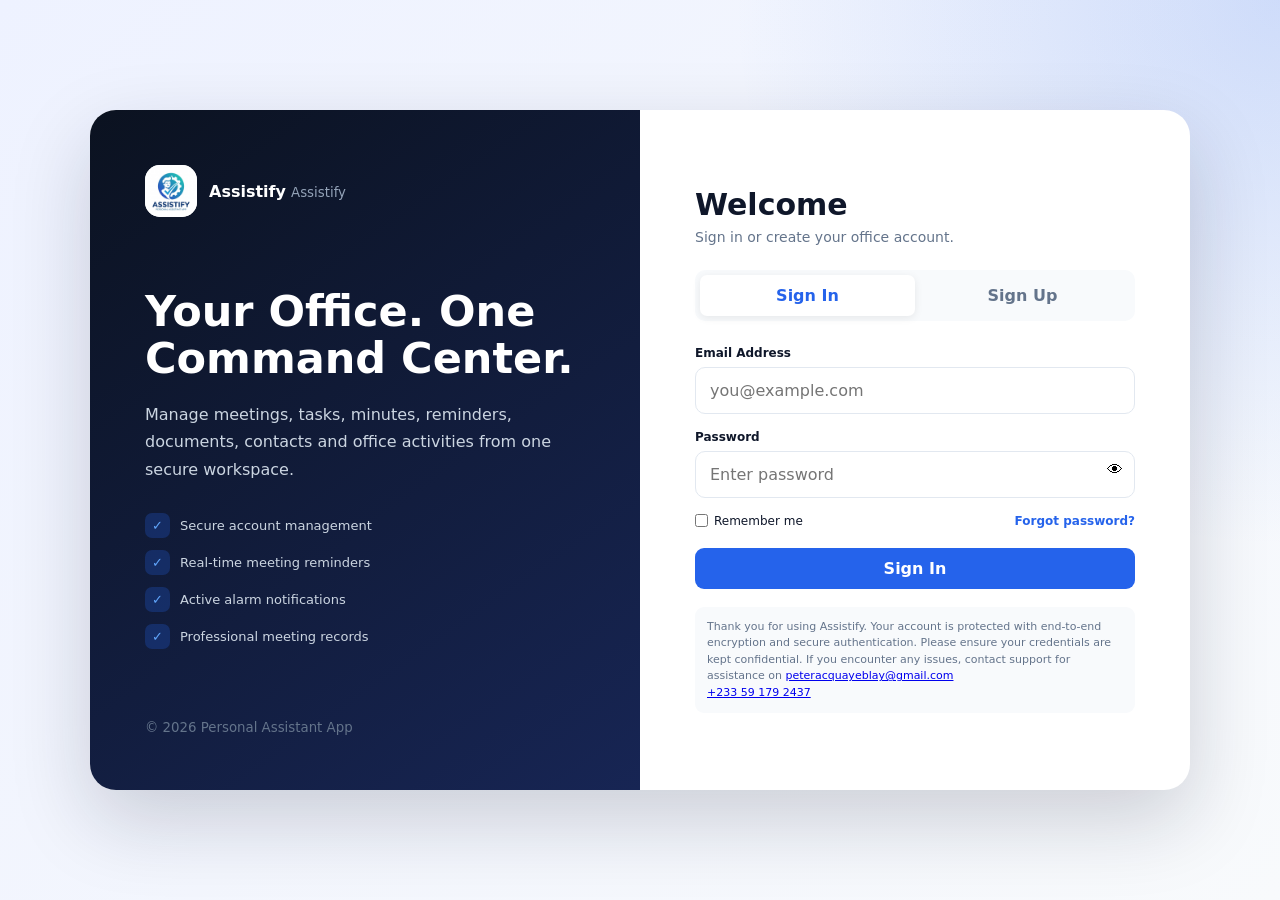
<file: index.html>
<!DOCTYPE html>
<html lang="en">
<head>
<meta charset="UTF-8">
<meta name="viewport" content="width=device-width, initial-scale=1.0">
<meta name="theme-color" content="#23466f">
<meta name="application-name" content="Assistify">
<meta name="apple-mobile-web-app-capable" content="yes">
<meta name="mobile-web-app-capable" content="yes">
<meta name="apple-mobile-web-app-status-bar-style" content="default">
<meta name="apple-mobile-web-app-title" content="Assistify">
<meta name="description" content="Assistify — your personal assistant and office command center.">
<link rel="manifest" href="manifest.webmanifest">
<link rel="icon" href="icons/icon-192.png" sizes="192x192" type="image/png">
<link rel="apple-touch-icon" href="icons/apple-touch-icon.png">
<title>Assistify — Personal Assistant</title>

<link rel="stylesheet" href="styles.css">
</head>

<body>
<button id="installAppButton" class="install-app-button hidden" type="button" aria-label="Install Assistify">
    ⬇ Install App
</button>
<div id="updateToast" class="pwa-toast hidden" role="status">
    <span>A new version of Assistify is available.</span>
    <button id="refreshAppButton" type="button">Update</button>
</div>

<!-- =========================================================
     AUTH SCREEN
========================================================= -->

<section id="authScreen">

    <div class="auth-container">

        <div class="auth-brand">

            <div class="logo-row">

                <div class="logo-box">
                    <img src="logo.png" alt="Assistify logo">
                </div>

                <div>
                    <strong>Assistify</strong>
                    <small>Assistify</small>
                </div>

            </div>

            <div class="auth-brand-content">

                <h1>
                    Your Office.
                    One Command Center.
                </h1>

                <p>
                    Manage meetings, tasks, minutes,
                    reminders, documents, contacts and
                    office activities from one secure workspace.
                </p>

                <div class="auth-benefits">

                    <div class="auth-benefit">
                        <span>✓</span>
                        Secure account management
                    </div>

                    <div class="auth-benefit">
                        <span>✓</span>
                        Real-time meeting reminders
                    </div>

                    <div class="auth-benefit">
                        <span>✓</span>
                        Active alarm notifications
                    </div>

                    <div class="auth-benefit">
                        <span>✓</span>
                        Professional meeting records
                    </div>

                </div>

            </div>

            <small style="color:#64748b">
                © 2026 Personal Assistant App
            </small>

        </div>


        <div class="auth-panel">

            <div class="auth-title">

                <h2>Welcome</h2>

                <p>
                    Sign in or create your office account.
                </p>

            </div>


            <div class="auth-tabs">

                <button
                    class="auth-tab active"
                    id="loginTab"
                    onclick="switchAuth('login')"
                >
                    Sign In
                </button>

                <button
                    class="auth-tab"
                    id="signupTab"
                    onclick="switchAuth('signup')"
                >
                    Sign Up
                </button>

            </div>


            <!-- LOGIN -->

            <form
                id="loginForm"
                class="auth-form active"
                onsubmit="login(event)"
            >

                <div
                    id="loginError"
                    class="auth-error"
                ></div>

                <div class="form-group">

                    <label>Email Address</label>

                    <input
                        id="loginEmail"
                        class="form-control"
                        type="email"
                        placeholder="you@example.com"
                        required
                    >

                </div>

                <div class="form-group">

                    <label>Password</label>

                    <div class="password-wrapper">

                        <input
                            id="loginPassword"
                            class="form-control"
                            type="password"
                            placeholder="Enter password"
                            required
                        >

                        <button
                            type="button"
                            class="password-toggle"
                            onclick="togglePassword('loginPassword',this)"
                        >
                            👁
                        </button>

                    </div>

                </div>

                <div class="auth-options">

                    <label class="remember">

                        <input
                            id="rememberMe"
                            type="checkbox"
                        >

                        Remember me

                    </label>

                    <span
                        class="forgot-link"
                        onclick="forgotPassword()"
                    >
                        Forgot password?
                    </span>

                </div>

                <button
                    class="primary-btn full-btn"
                    type="submit"
                >
                    Sign In
                </button>

                <div class="security-note">
                    Thank you for using Assistify. Your account is protected with end-to-end encryption and secure authentication. Please ensure your credentials are kept confidential. If you encounter any issues, contact support for assistance on <a href="mailto:peteracquayeblay@gmail.com">peteracquayeblay@gmail.com</a> <br>
                    <a href="https://wa.me/233591792437">+233 59 179 2437</a> </br>
                </div>

            </form>


            <!-- SIGN UP -->

            <form
                id="signupForm"
                class="auth-form"
                onsubmit="signup(event)"
            >

                <div
                    id="signupError"
                    class="auth-error"
                ></div>

                <div
                    id="signupSuccess"
                    class="auth-success"
                ></div>

                <div class="form-group">

                    <label>Full Name</label>

                    <input
                        id="signupName"
                        class="form-control"
                        type="text"
                        placeholder="Your full name"
                        required
                    >

                </div>

                <div class="form-group">

                    <label>Email</label>

                    <input
                        id="signupEmail"
                        class="form-control"
                        type="email"
                        placeholder="you@example.com"
                        required
                    >

                </div>

                <div class="form-group">

                    <label>Phone Number</label>

                    <input
                        id="signupPhone"
                        class="form-control"
                        type="tel"
                        placeholder="+233..."
                        required
                    >

                </div>

                <div class="form-group">

                    <label>Role</label>

                    <select
                        id="signupRole"
                        class="form-control"
                    >

                        <option>
                            Personal Assistant
                        </option>

                        <option>
                            SRC President
                        </option>

                        <option>
                            SRC Executive
                        </option>

                        <option>
                            Administrator
                        </option>

                    </select>

                </div>

                <div class="form-group">

                    <label>Password</label>

                    <div class="password-wrapper">

                        <input
                            id="signupPassword"
                            class="form-control"
                            type="password"
                            placeholder="Create password"
                            required
                            oninput="passwordStrength(this.value)"
                        >

                        <button
                            type="button"
                            class="password-toggle"
                            onclick="togglePassword('signupPassword',this)"
                        >
                            👁
                        </button>

                    </div>

                    <div class="strength">
                        <div
                            id="strengthBar"
                            class="strength-bar"
                        ></div>
                    </div>

                </div>

                <div class="form-group">

                    <label>Confirm Password</label>

                    <input
                        id="signupConfirm"
                        class="form-control"
                        type="password"
                        placeholder="Confirm password"
                        required
                    >

                </div>

                <button
                    class="primary-btn full-btn"
                    type="submit"
                >
                    Create Account
                </button>

            </form>

        </div>

    </div>

</section>


<!-- =========================================================
     APPLICATION
========================================================= -->

<section id="app">

<div class="app-layout">

<!-- SIDEBAR -->

<aside
    id="sidebar"
    class="sidebar"
>

    <div class="sidebar-header">

        <div class="logo-box">
                    <img src="logo.png" alt="Assistify logo">
                </div>

        <div class="sidebar-title">

            <strong>Assistify</strong>

            <small>SRC PRESIDENT'S OFFICE</small>

        </div>

    </div>


    <div class="sidebar-section">
        Main
    </div>

    <div
        class="nav-item active"
        onclick="navigate('dashboard',this)"
    >
        <span class="nav-icon">🏠</span>
        Dashboard
    </div>

    <div
        class="nav-item"
        onclick="navigate('meetings',this)"
    >
        <span class="nav-icon">📅</span>
        Meetings
    </div>

    <div
        class="nav-item"
        onclick="navigate('liveNotes',this)"
    >
        <span class="nav-icon">📝</span>
        Live Notes
    </div>

    <div
        class="nav-item"
        onclick="navigate('tasks',this)"
    >
        <span class="nav-icon">✅</span>
        Tasks
    </div>

    <div
        class="nav-item"
        onclick="navigate('calendar',this)"
    >
        <span class="nav-icon">🗓️</span>
        Calendar
    </div>

    <div
        class="nav-item"
        onclick="navigate('reminders',this)"
    >
        <span class="nav-icon">⏰</span>
        Reminders

        <span
            id="reminderBadge"
            class="nav-badge"
        >
            0
        </span>

    </div>


    <div class="sidebar-section">
        Records
    </div>

    <div
        class="nav-item"
        onclick="navigate('minutes',this)"
    >
        <span class="nav-icon">📄</span>
        Meeting Minutes
    </div>

    <div
        class="nav-item"
        onclick="navigate('documents',this)"
    >
        <span class="nav-icon">📁</span>
        Documents
    </div>

    <div
        class="nav-item"
        onclick="navigate('contacts',this)"
    >
        <span class="nav-icon">👥</span>
        Contacts
    </div>


    <div class="sidebar-section">
        Communication
    </div>

    <div
        class="nav-item"
        onclick="navigate('notifications',this)"
    >
        <span class="nav-icon">🔔</span>
        Notifications

        <span
            id="notificationBadge"
            class="nav-badge"
        >
            0
        </span>

    </div>

    <div
        class="nav-item"
        onclick="navigate('announcements',this)"
    >
        <span class="nav-icon">📢</span>
        Announcements
    </div>


    <div class="sidebar-section">
        Management
    </div>

    <div
        class="nav-item"
        onclick="navigate('users',this)"
    >
        <span class="nav-icon">👤</span>
        Users
    </div>

    <div
        class="nav-item"
        onclick="navigate('audit',this)"
    >
        <span class="nav-icon">🛡️</span>
        Audit Logs
    </div>


    <div class="sidebar-section">
        Settings
    </div>

    <div
        class="nav-item"
        onclick="navigate('profile',this)"
    >
        <span class="nav-icon">🙍</span>
        My Profile
    </div>

    <div
        class="nav-item"
        onclick="navigate('security',this)"
    >
        <span class="nav-icon">🔐</span>
        Security
    </div>

    <div
        class="nav-item"
        onclick="navigate('settings',this)"
    >
        <span class="nav-icon">⚙️</span>
        Settings
    </div>

</aside>


<!-- MAIN -->

<main class="main">

<header class="topbar">

    <button
        class="mobile-menu"
        onclick="toggleSidebar()"
    >
        ☰
    </button>

    <div class="search-box">

        <span class="search-icon">
            🔎
        </span>

        <input
            id="globalSearch"
            type="search"
            placeholder="Search meetings, tasks, documents..."
            oninput="globalSearch(this.value)"
        >

    </div>


    <div class="topbar-actions">

        <button
            class="icon-btn"
            title="Test Alarm"
            onclick="testAlarm()"
        >
            ⏰
        </button>

        <button
            class="icon-btn"
            title="Notifications"
            onclick="navigateById('notifications')"
        >
            🔔

            <span
                id="topNotificationBadge"
                class="notification-badge hidden"
            >
                0
            </span>

        </button>

        <button
            class="icon-btn"
            title="Toggle Theme"
            onclick="toggleTheme()"
        >
            🌙
        </button>


        <div
            class="user-area"
            onclick="toggleProfileMenu()"
        >

            <div
                id="topAvatar"
                class="avatar"
            >
                PA
            </div>

            <div class="user-info">

                <strong id="topUserName">
                    User
                </strong>

                <small id="topUserRole">
                    User
                </small>

            </div>


            <div
                id="profileDropdown"
                class="profile-dropdown"
            >

                <button
                    onclick="navigateById('profile')"
                >
                    🙍 My Profile
                </button>

                <button
                    onclick="navigateById('security')"
                >
                    🔐 Security
                </button>

                <button
                    onclick="navigateById('settings')"
                >
                    ⚙️ Settings
                </button>

                <button
                    onclick="logout()"
                >
                    🚪 Logout
                </button>

            </div>

        </div>

    </div>

</header>


<!-- =====================================================
     DASHBOARD PAGE
===================================================== -->

<section
    id="page-dashboard"
    class="page active"
>

    <div class="page-header">

        <div>

            <h1 id="welcomeText">
                Welcome
            </h1>

            <p>
                Here's what's happening in your office today.
            </p>

        </div>

        <div class="action-group">

            <button
                class="primary-btn"
                onclick="openMeetingModal()"
            >
                + Schedule Meeting
            </button>

            <button
                class="secondary-btn"
                onclick="openReminderModal()"
            >
                ⏰ Reminder
            </button>

        </div>

    </div>


    <div class="stats-grid">

        <div
            class="stat-card"
            onclick="navigateById('meetings')"
        >

            <div class="stat-card-header">

                <small>Upcoming Meetings</small>

                <div class="stat-icon">
                    📅
                </div>

            </div>

            <strong id="statMeetings">
                0
            </strong>

        </div>


        <div
            class="stat-card"
            onclick="navigateById('tasks')"
        >

            <div class="stat-card-header">

                <small>Pending Tasks</small>

                <div class="stat-icon">
                    ✅
                </div>

            </div>

            <strong id="statTasks">
                0
            </strong>

        </div>


        <div
            class="stat-card"
            onclick="navigateById('reminders')"
        >

            <div class="stat-card-header">

                <small>Active Reminders</small>

                <div class="stat-icon">
                    ⏰
                </div>

            </div>

            <strong id="statReminders">
                0
            </strong>

        </div>


        <div
            class="stat-card"
            onclick="navigateById('minutes')"
        >

            <div class="stat-card-header">

                <small>Meeting Minutes</small>

                <div class="stat-icon">
                    📄
                </div>

            </div>

            <strong id="statMinutes">
                0
            </strong>

        </div>

    </div>


    <div class="panel">

        <div class="panel-header">

            <h3>Quick Actions</h3>

        </div>

        <div class="quick-actions">

            <button
                class="quick-action"
                onclick="openMeetingModal()"
            >
                📅<br>
                <strong>Schedule Meeting</strong>
                <br>
                <small class="text-muted">
                    Create a meeting
                </small>
            </button>

            <button
                class="quick-action"
                onclick="openTaskModal()"
            >
                ✅<br>
                <strong>Add Task</strong>
                <br>
                <small class="text-muted">
                    Create task
                </small>
            </button>

            <button
                class="quick-action"
                onclick="openReminderModal()"
            >
                ⏰<br>
                <strong>Create Reminder</strong>
                <br>
                <small class="text-muted">
                    Set an alarm
                </small>
            </button>

            <button
                class="quick-action"
                onclick="testAlarm()"
            >
                🚨<br>
                <strong>Test Alarm</strong>
                <br>
                <small class="text-muted">
                    Test notifications
                </small>
            </button>

        </div>

    </div>


    <div class="dashboard-grid">

        <div class="panel">

            <div class="panel-header">

                <h3>Upcoming Meetings</h3>

                <button
                    onclick="navigateById('meetings')"
                >
                    View All
                </button>

            </div>

            <div
                id="dashboardMeetings"
                class="table-wrapper"
            ></div>

        </div>


        <div class="panel">

            <div class="panel-header">

                <h3>Upcoming Reminders</h3>

                <button
                    onclick="navigateById('reminders')"
                >
                    View All
                </button>

            </div>

            <div id="dashboardReminders"></div>

        </div>

    </div>

</section>


<!-- =====================================================
     MEETINGS
===================================================== -->

<section
    id="page-meetings"
    class="page"
>

    <div class="page-header">

        <div>
            <h1>Meetings</h1>
            <p>Manage all office meetings.</p>
        </div>

        <button
            class="primary-btn"
            onclick="openMeetingModal()"
        >
            + New Meeting
        </button>

    </div>

    <div class="panel">

        <div class="table-wrapper">

            <table>

                <thead>

                    <tr>
                        <th>Meeting</th>
                        <th>Date</th>
                        <th>Time</th>
                        <th>Venue</th>
                        <th>Status</th>
                        <th>Actions</th>
                    </tr>

                </thead>

                <tbody id="meetingsTable"></tbody>

            </table>

        </div>

    </div>

</section>


<!-- =====================================================
     TASKS
===================================================== -->

<section
    id="page-tasks"
    class="page"
>

    <div class="page-header">

        <div>
            <h1>Tasks</h1>
            <p>Manage assignments and deadlines.</p>
        </div>

        <button
            class="primary-btn"
            onclick="openTaskModal()"
        >
            + Add Task
        </button>

    </div>

    <div class="panel">

        <div class="table-wrapper">

            <table>

                <thead>

                    <tr>
                        <th>Task</th>
                        <th>Assigned To</th>
                        <th>Due Date</th>
                        <th>Priority</th>
                        <th>Status</th>
                        <th>Actions</th>
                    </tr>

                </thead>

                <tbody id="tasksTable"></tbody>

            </table>

        </div>

    </div>

</section>


<!-- =====================================================
     REMINDERS
===================================================== -->

<section
    id="page-reminders"
    class="page"
>

    <div class="page-header">

        <div>
            <h1>Reminders & Alarms</h1>
            <p>Manage scheduled alerts.</p>
        </div>

        <div class="action-group">

            <button
                class="secondary-btn"
                onclick="requestNotifications()"
            >
                🔔 Enable Notifications
            </button>

            <button
                class="secondary-btn"
                onclick="testAlarm()"
            >
                🚨 Test Alarm
            </button>

            <button
                class="primary-btn"
                onclick="openReminderModal()"
            >
                + New Reminder
            </button>

        </div>

    </div>

    <div class="panel">

        <div class="table-wrapper">

            <table>

                <thead>

                    <tr>
                        <th>Reminder</th>
                        <th>Date</th>
                        <th>Time</th>
                        <th>Type</th>
                        <th>Status</th>
                        <th>Actions</th>
                    </tr>

                </thead>

                <tbody id="remindersTable"></tbody>

            </table>

        </div>

    </div>

</section>


<!-- =====================================================
     CALENDAR
===================================================== -->

<section
    id="page-calendar"
    class="page"
>

    <div class="page-header">

        <div>
            <h1>Calendar</h1>
            <p>View your office schedule.</p>
        </div>

        <button
            class="primary-btn"
            onclick="openMeetingModal()"
        >
            + New Meeting
        </button>

    </div>

    <div class="panel">

        <div class="calendar-toolbar">

            <button
                class="secondary-btn"
                onclick="changeMonth(-1)"
            >
                ← Previous
            </button>

            <strong id="calendarTitle"></strong>

            <button
                class="secondary-btn"
                onclick="changeMonth(1)"
            >
                Next →
            </button>

        </div>

        <div class="calendar-grid">

            <div class="calendar-day">
                <strong>Sun</strong>
            </div>

            <div class="calendar-day">
                <strong>Mon</strong>
            </div>

            <div class="calendar-day">
                <strong>Tue</strong>
            </div>

            <div class="calendar-day">
                <strong>Wed</strong>
            </div>

            <div class="calendar-day">
                <strong>Thu</strong>
            </div>

            <div class="calendar-day">
                <strong>Fri</strong>
            </div>

            <div class="calendar-day">
                <strong>Sat</strong>
            </div>

        </div>

        <div
            id="calendarDays"
            class="calendar-grid"
        ></div>

    </div>

</section>


<!-- =====================================================
     LIVE NOTES
===================================================== -->

<section
    id="page-liveNotes"
    class="page"
>

    <div class="page-header">

        <div>
            <h1>Live Meeting Notes</h1>
            <p>Record notes during an active meeting.</p>
        </div>

        <div class="action-group">

            <button
                class="secondary-btn"
                onclick="startMeetingTimer()"
            >
                ▶ Start Timer
            </button>

            <button
                class="success-btn"
                onclick="saveLiveNotes()"
            >
                Save Notes
            </button>

            <button
                class="primary-btn"
                onclick="generateMinutes()"
            >
                Generate Minutes
            </button>

        </div>

    </div>

    <div class="panel">

        <div class="form-group">

            <label>Meeting</label>

            <input
                id="liveMeetingTitle"
                class="form-control"
                placeholder="Meeting title"
            >

        </div>

        <div class="panel">

            <h3>Meeting Timer</h3>

            <div
                id="meetingTimer"
                style="
                    font-size:35px;
                    font-weight:900;
                    margin-top:10px;
                "
            >
                00:00:00
            </div>

        </div>

        <div class="form-group">

            <label>Live Notes</label>

            <textarea
                id="liveNotesEditor"
                class="form-control"
                style="min-height:300px"
                placeholder="Start writing your meeting notes..."
            ></textarea>

        </div>

    </div>

</section>


<!-- =====================================================
     MINUTES
===================================================== -->

<section
    id="page-minutes"
    class="page"
>

    <div class="page-header">

        <div>
            <h1>Meeting Minutes</h1>
            <p>Official meeting records.</p>
        </div>

        <button
            class="primary-btn"
            onclick="openMinutesModal()"
        >
            + Write Minutes
        </button>

    </div>

    <div class="panel">

        <div class="table-wrapper">

            <table>

                <thead>

                    <tr>
                        <th>Meeting</th>
                        <th>Date</th>
                        <th>Secretary</th>
                        <th>Status</th>
                        <th>Actions</th>
                    </tr>

                </thead>

                <tbody id="minutesTable"></tbody>

            </table>

        </div>

    </div>

</section>


<!-- =====================================================
     DOCUMENTS
===================================================== -->

<section
    id="page-documents"
    class="page"
>

    <div class="page-header">

        <div>
            <h1>Documents</h1>
            <p>Manage office records.</p>
        </div>

        <button
            class="primary-btn"
            onclick="document.getElementById('documentUpload').click()"
        >
            Upload Document
        </button>

        <input
            id="documentUpload"
            type="file"
            hidden
            onchange="uploadDocument(this)"
        >

    </div>

    <div class="panel">

        <div id="documentsList"></div>

    </div>

</section>


<!-- =====================================================
     CONTACTS
===================================================== -->

<section
    id="page-contacts"
    class="page"
>

    <div class="page-header">

        <div>
            <h1>Contacts</h1>
            <p>Office and stakeholder contacts.</p>
        </div>

        <button
            class="primary-btn"
            onclick="openContactModal()"
        >
            + Add Contact
        </button>

    </div>

    <div class="panel">

        <div class="table-wrapper">

            <table>

                <thead>

                    <tr>
                        <th>Name</th>
                        <th>Position</th>
                        <th>Phone</th>
                        <th>Email</th>
                        <th>Actions</th>
                    </tr>

                </thead>

                <tbody id="contactsTable"></tbody>

            </table>

        </div>

    </div>

</section>


<!-- =====================================================
     NOTIFICATIONS
===================================================== -->

<section
    id="page-notifications"
    class="page"
>

    <div class="page-header">

        <div>
            <h1>Notifications</h1>
            <p>Your recent system notifications.</p>
        </div>

        <button
            class="secondary-btn"
            onclick="markAllNotificationsRead()"
        >
            Mark All Read
        </button>

    </div>

    <div class="panel">

        <div id="notificationsList"></div>

    </div>

</section>


<!-- =====================================================
     ANNOUNCEMENTS
===================================================== -->

<section
    id="page-announcements"
    class="page"
>

    <div class="page-header">

        <div>
            <h1>Announcements</h1>
            <p>Office announcements and notices.</p>
        </div>

        <button
            class="primary-btn"
            onclick="openAnnouncementModal()"
        >
            + New Announcement
        </button>

    </div>

    <div
        id="announcementsList"
        class="panel"
    ></div>

</section>


<!-- =====================================================
     USERS
===================================================== -->

<section
    id="page-users"
    class="page"
>

    <div class="page-header">

        <div>
            <h1>User Management</h1>
            <p>Manage authorized application users.</p>
        </div>

    </div>

    <div class="panel">

        <div class="table-wrapper">

            <table>

                <thead>

                    <tr>
                        <th>Name</th>
                        <th>Email</th>
                        <th>Role</th>
                        <th>Status</th>
                        <th>Actions</th>
                    </tr>

                </thead>

                <tbody id="usersTable"></tbody>

            </table>

        </div>

    </div>

</section>


<!-- =====================================================
     AUDIT
===================================================== -->

<section
    id="page-audit"
    class="page"
>

    <div class="page-header">

        <div>
            <h1>Audit Logs</h1>
            <p>Track important system actions.</p>
        </div>

    </div>

    <div class="panel">

        <div class="table-wrapper">

            <table>

                <thead>

                    <tr>
                        <th>User</th>
                        <th>Action</th>
                        <th>Date</th>
                    </tr>

                </thead>

                <tbody id="auditTable"></tbody>

            </table>

        </div>

    </div>

</section>


<!-- =====================================================
     PROFILE
===================================================== -->

<section
    id="page-profile"
    class="page"
>

    <div class="page-header">

        <div>
            <h1>My Profile</h1>
            <p>View and manage your account information.</p>
        </div>

        <button
            class="primary-btn"
            onclick="openProfileEdit()"
        >
            Edit Profile
        </button>

    </div>


    <div class="profile-cover">

        <div
            id="profileLargeAvatar"
            class="profile-large-avatar"
        >
            PA
        </div>

        <div>

            <h2 id="profileName">
                User
            </h2>

            <p id="profileRole">
                Role
            </p>

            <small id="profileEmail">
                email
            </small>

        </div>

    </div>


    <div class="dashboard-grid">

        <div class="panel">

            <div class="panel-header">
                <h3>Account Information</h3>
            </div>

            <div class="settings-list">

                <div class="setting-row">

                    <div>
                        <strong>Full Name</strong>
                        <small id="profileInfoName"></small>
                    </div>

                </div>

                <div class="setting-row">

                    <div>
                        <strong>Email</strong>
                        <small id="profileInfoEmail"></small>
                    </div>

                </div>

                <div class="setting-row">

                    <div>
                        <strong>Phone</strong>
                        <small id="profileInfoPhone"></small>
                    </div>

                </div>

                <div class="setting-row">

                    <div>
                        <strong>Role</strong>
                        <small id="profileInfoRole"></small>
                    </div>

                </div>

                <div class="setting-row">

                    <div>
                        <strong>Account Created</strong>
                        <small id="profileInfoCreated"></small>
                    </div>

                </div>

                <div class="setting-row">

                    <div>
                        <strong>Last Login</strong>
                        <small id="profileInfoLastLogin"></small>
                    </div>

                </div>

            </div>

        </div>


        <div class="panel">

            <div class="panel-header">
                <h3>Profile Actions</h3>
            </div>

            <div class="settings-list">

                <button
                    class="secondary-btn"
                    onclick="openProfileEdit()"
                >
                    ✏️ Edit Profile
                </button>

                <button
                    class="secondary-btn"
                    onclick="changePassword()"
                >
                    🔐 Change Password
                </button>

                <button
                    class="secondary-btn"
                    onclick="document.getElementById('profilePhotoInput').click()"
                >
                    📷 Change Profile Photo
                </button>

                <input
                    id="profilePhotoInput"
                    type="file"
                    hidden
                    accept="image/png,image/jpeg,image/webp"
                    onchange="changeProfilePhoto(this)"
                >

                <button
                    class="danger-btn"
                    onclick="removeProfilePhoto()"
                >
                    🗑 Remove Photo
                </button>

            </div>

        </div>

    </div>

</section>


<!-- =====================================================
     SECURITY
===================================================== -->

<section
    id="page-security"
    class="page"
>

    <div class="page-header">

        <div>
            <h1>Security Center</h1>
            <p>Manage your account security.</p>
        </div>

    </div>

    <div class="panel">

        <div class="settings-list">

            <div class="setting-row">

                <div>
                    <strong>Account Status</strong>
                    <small>Active</small>
                </div>

                <span class="badge badge-green">
                    SECURE
                </span>

            </div>

            <div class="setting-row">

                <div>
                    <strong>Email Verification</strong>
                    <small>Verification status</small>
                </div>

                <span class="badge badge-green">
                    VERIFIED
                </span>

            </div>

            <div class="setting-row">

                <div>
                    <strong>Password</strong>
                    <small>Update your password</small>
                </div>

                <button
                    class="secondary-btn"
                    onclick="changePassword()"
                >
                    Change
                </button>

            </div>

            <div class="setting-row">

                <div>
                    <strong>Two-Factor Authentication</strong>
                    <small>Additional protection</small>
                </div>

                <button
                    class="secondary-btn"
                    onclick="toggle2FA()"
                >
                    Enable
                </button>

            </div>

            <div class="setting-row">

                <div>
                    <strong>All Sessions</strong>
                    <small>Sign out from all sessions</small>
                </div>

                <button
                    class="danger-btn"
                    onclick="logoutAllSessions()"
                >
                    Sign Out All
                </button>

            </div>

        </div>

    </div>

</section>


<!-- =====================================================
     SETTINGS
===================================================== -->

<section
    id="page-settings"
    class="page"
>

    <div class="page-header">

        <div>
            <h1>Settings</h1>
            <p>Customize your PA Command Center.</p>
        </div>

    </div>


    <div class="panel">

        <div class="panel-header">
            <h3>Notifications</h3>
        </div>

        <div class="settings-list">

            <div class="setting-row">

                <div>
                    <strong>Browser Notifications</strong>
                    <small>Receive reminder notifications.</small>
                </div>

                <button
                    class="secondary-btn"
                    onclick="requestNotifications()"
                >
                    Enable
                </button>

            </div>

            <div class="setting-row">

                <div>
                    <strong>Alarm Sound</strong>
                    <small>Play sound when reminders trigger.</small>
                </div>

                <input
                    id="alarmSoundToggle"
                    type="checkbox"
                    checked
                    onchange="saveSettings()"
                >

            </div>

            <div class="setting-row">

                <div>
                    <strong>Vibration</strong>
                    <small>Vibrate supported devices.</small>
                </div>

                <input
                    id="vibrationToggle"
                    type="checkbox"
                    checked
                    onchange="saveSettings()"
                >

            </div>

        </div>

    </div>


    <div class="panel">

        <div class="panel-header">
            <h3>Alarm</h3>
        </div>

        <div class="form-group">

            <label>
                Alarm Volume
            </label>

            <input
                id="alarmVolume"
                type="range"
                min="0"
                max="100"
                value="80"
                style="width:100%"
                onchange="saveSettings()"
            >

        </div>

        <button
            class="secondary-btn"
            onclick="testAlarm()"
        >
            🚨 Test Alarm
        </button>

    </div>


    <div class="panel">

        <div class="panel-header">
            <h3>Appearance</h3>
        </div>

        <div class="form-group">

            <label>Theme</label>

            <select
                id="themeSelect"
                class="form-control"
                onchange="applyTheme(this.value)"
            >

                <option value="light">
                    Light
                </option>

                <option value="dark">
                    Dark
                </option>

                <option value="system">
                    System
                </option>

            </select>

        </div>

    </div>

</section>

</main>

</div>

</section>


<!-- =========================================================
     ALARM OVERLAY
========================================================= -->

<div
    id="alarmOverlay"
>

    <div class="alarm-card">

        <div class="alarm-icon">
            🔔
        </div>

        <div class="alarm-label">
            ACTIVE REMINDER
        </div>

        <h2 id="alarmTitle">
            Meeting Reminder
        </h2>

        <p id="alarmMessage">
            Your meeting is about to begin.
        </p>

        <div
            id="alarmCountdown"
            class="alarm-time"
        >
            NOW
        </div>

        <div class="alarm-details">

            <div>
                <span>Meeting</span>
                <strong id="alarmMeeting">
                    —
                </strong>
            </div>

            <div>
                <span>Venue</span>
                <strong id="alarmVenue">
                    —
                </strong>
            </div>

            <div>
                <span>Start</span>
                <strong id="alarmStart">
                    —
                </strong>
            </div>

        </div>

        <div class="alarm-buttons">

            <button
                class="danger-btn"
                onclick="dismissAlarm()"
            >
                DISMISS
            </button>

            <button
                class="secondary-btn"
                onclick="snoozeAlarm(5)"
            >
                SNOOZE 5 MIN
            </button>

            <button
                class="secondary-btn"
                onclick="snoozeAlarm(10)"
            >
                SNOOZE 10 MIN
            </button>

            <button
                class="secondary-btn"
                onclick="snoozeAlarm(15)"
            >
                SNOOZE 15 MIN
            </button>

            <button
                class="primary-btn"
                onclick="openAlarmMeeting()"
            >
                OPEN MEETING
            </button>

            <button
                class="success-btn"
                onclick="startAlarmMeeting()"
            >
                START MEETING
            </button>

        </div>

    </div>

</div>


<!-- =========================================================
     MEETING MODAL
========================================================= -->

<div
    id="meetingModal"
    class="modal"
>

<div class="modal-card">

    <div class="modal-header">

        <h3>
            Schedule Meeting
        </h3>

        <button
            class="modal-close"
            onclick="closeModal('meetingModal')"
        >
            ×
        </button>

    </div>

    <form
        onsubmit="createMeeting(event)"
    >

        <div class="modal-body">

            <div class="form-grid">

                <div class="full form-group">

                    <label>Meeting Title</label>

                    <input
                        id="meetingTitle"
                        class="form-control"
                        required
                    >

                </div>

                <div class="form-group">

                    <label>Date</label>

                    <input
                        id="meetingDate"
                        class="form-control"
                        type="date"
                        required
                    >

                </div>

                <div class="form-group">

                    <label>Start Time</label>

                    <input
                        id="meetingTime"
                        class="form-control"
                        type="time"
                        required
                    >

                </div>

                <div class="form-group">

                    <label>End Time</label>

                    <input
                        id="meetingEndTime"
                        class="form-control"
                        type="time"
                    >

                </div>

                <div class="form-group">

                    <label>Venue</label>

                    <input
                        id="meetingVenue"
                        class="form-control"
                        placeholder="SRC Hall"
                    >

                </div>

                <div class="form-group">

                    <label>Priority</label>

                    <select
                        id="meetingPriority"
                        class="form-control"
                    >

                        <option>Normal</option>
                        <option>Important</option>
                        <option>Urgent</option>

                    </select>

                </div>

                <div class="form-group">

                    <label>Reminder</label>

                    <select
                        id="meetingReminder"
                        class="form-control"
                    >

                        <option value="0">
                            At meeting time
                        </option>

                        <option value="5">
                            5 minutes before
                        </option>

                        <option value="10">
                            10 minutes before
                        </option>

                        <option value="15" selected>
                            15 minutes before
                        </option>

                        <option value="30">
                            30 minutes before
                        </option>

                        <option value="60">
                            1 hour before
                        </option>

                    </select>

                </div>

                <div class="full form-group">

                    <label>Description</label>

                    <textarea
                        id="meetingDescription"
                        class="form-control"
                    ></textarea>

                </div>

            </div>

        </div>

        <div class="modal-footer">

            <button
                type="button"
                class="secondary-btn"
                onclick="closeModal('meetingModal')"
            >
                Cancel
            </button>

            <button
                type="submit"
                class="primary-btn"
            >
                Create Meeting
            </button>

        </div>

    </form>

</div>

</div>


<!-- =========================================================
     TASK MODAL
========================================================= -->

<div
    id="taskModal"
    class="modal"
>

<div class="modal-card">

    <div class="modal-header">

        <h3>Add Task</h3>

        <button
            class="modal-close"
            onclick="closeModal('taskModal')"
        >
            ×
        </button>

    </div>

    <form
        onsubmit="createTask(event)"
    >

        <div class="modal-body">

            <div class="form-group">

                <label>Task Title</label>

                <input
                    id="taskTitle"
                    class="form-control"
                    required
                >

            </div>

            <div class="form-group">

                <label>Description</label>

                <textarea
                    id="taskDescription"
                    class="form-control"
                ></textarea>

            </div>

            <div class="form-grid">

                <div class="form-group">

                    <label>Assigned To</label>

                    <input
                        id="taskAssigned"
                        class="form-control"
                        value="Me"
                    >

                </div>

                <div class="form-group">

                    <label>Due Date</label>

                    <input
                        id="taskDue"
                        class="form-control"
                        type="date"
                        required
                    >

                </div>

                <div class="form-group">

                    <label>Priority</label>

                    <select
                        id="taskPriority"
                        class="form-control"
                    >

                        <option>Low</option>
                        <option selected>Medium</option>
                        <option>High</option>
                        <option>Urgent</option>

                    </select>

                </div>

            </div>

        </div>

        <div class="modal-footer">

            <button
                type="button"
                class="secondary-btn"
                onclick="closeModal('taskModal')"
            >
                Cancel
            </button>

            <button
                class="primary-btn"
                type="submit"
            >
                Create Task
            </button>

        </div>

    </form>

</div>

</div>


<!-- =========================================================
     REMINDER MODAL
========================================================= -->

<div
    id="reminderModal"
    class="modal"
>

<div class="modal-card">

    <div class="modal-header">

        <h3>Create Reminder</h3>

        <button
            class="modal-close"
            onclick="closeModal('reminderModal')"
        >
            ×
        </button>

    </div>

    <form
        onsubmit="createReminder(event)"
    >

        <div class="modal-body">

            <div class="form-group">

                <label>Reminder Title</label>

                <input
                    id="reminderTitle"
                    class="form-control"
                    placeholder="Meeting Reminder"
                    required
                >

            </div>

            <div class="form-group">

                <label>Message</label>

                <textarea
                    id="reminderMessage"
                    class="form-control"
                >Your reminder is due.</textarea>

            </div>

            <div class="form-grid">

                <div class="form-group">

                    <label>Date</label>

                    <input
                        id="reminderDate"
                        class="form-control"
                        type="date"
                        required
                    >

                </div>

                <div class="form-group">

                    <label>Time</label>

                    <input
                        id="reminderTime"
                        class="form-control"
                        type="time"
                        required
                    >

                </div>

            </div>

        </div>

        <div class="modal-footer">

            <button
                type="button"
                class="secondary-btn"
                onclick="closeModal('reminderModal')"
            >
                Cancel
            </button>

            <button
                class="primary-btn"
                type="submit"
            >
                Create Reminder
            </button>

        </div>

    </form>

</div>

</div>


<!-- =========================================================
     PROFILE EDIT MODAL
========================================================= -->

<div
    id="profileModal"
    class="modal"
>

<div class="modal-card">

    <div class="modal-header">

        <h3>Edit Profile</h3>

        <button
            class="modal-close"
            onclick="closeModal('profileModal')"
        >
            ×
        </button>

    </div>

    <form
        onsubmit="saveProfile(event)"
    >

        <div class="modal-body">

            <div class="form-group">

                <label>Full Name</label>

                <input
                    id="editName"
                    class="form-control"
                    required
                >

            </div>

            <div class="form-group">

                <label>Email</label>

                <input
                    id="editEmail"
                    class="form-control"
                    type="email"
                    required
                >

            </div>

            <div class="form-group">

                <label>Phone Number</label>

                <input
                    id="editPhone"
                    class="form-control"
                >

            </div>

            <div class="form-group">

                <label>Role</label>

                <input
                    id="editRole"
                    class="form-control"
                    disabled
                >

                <small class="text-muted">
                    Role changes require administrator authorization.
                </small>

            </div>

        </div>

        <div class="modal-footer">

            <button
                type="button"
                class="secondary-btn"
                onclick="closeModal('profileModal')"
            >
                Cancel
            </button>

            <button
                class="primary-btn"
                type="submit"
            >
                Save Changes
            </button>

        </div>

    </form>

</div>

</div>


<!-- =========================================================
     MINUTES MODAL
========================================================= -->

<div
    id="minutesModal"
    class="modal"
>

<div class="modal-card">

    <div class="modal-header">

        <h3>Write Meeting Minutes</h3>

        <button
            class="modal-close"
            onclick="closeModal('minutesModal')"
        >
            ×
        </button>

    </div>

    <form
        onsubmit="createMinutes(event)"
    >

        <div class="modal-body">

            <div class="form-group">

                <label>Meeting Title</label>

                <input
                    id="minutesTitle"
                    class="form-control"
                    required
                >

            </div>

            <div class="form-group">

                <label>Attendance</label>

                <textarea
                    id="minutesAttendance"
                    class="form-control"
                    placeholder="List attendees..."
                ></textarea>

            </div>

            <div class="form-group">

                <label>Discussions</label>

                <textarea
                    id="minutesDiscussion"
                    class="form-control"
                    required
                ></textarea>

            </div>

            <div class="form-group">

                <label>Decisions</label>

                <textarea
                    id="minutesDecisions"
                    class="form-control"
                ></textarea>

            </div>

            <div class="form-group">

                <label>Action Items</label>

                <textarea
                    id="minutesActions"
                    class="form-control"
                ></textarea>

            </div>

        </div>

        <div class="modal-footer">

            <button
                type="button"
                class="secondary-btn"
                onclick="closeModal('minutesModal')"
            >
                Cancel
            </button>

            <button
                class="primary-btn"
                type="submit"
            >
                Save Draft
            </button>

        </div>

    </form>

</div>

</div>


<!-- =========================================================
     CONTACT MODAL
========================================================= -->

<div
    id="contactModal"
    class="modal"
>

<div class="modal-card">

    <div class="modal-header">

        <h3>Add Contact</h3>

        <button
            class="modal-close"
            onclick="closeModal('contactModal')"
        >
            ×
        </button>

    </div>

    <form
        onsubmit="createContact(event)"
    >

        <div class="modal-body">

            <div class="form-group">

                <label>Name</label>

                <input
                    id="contactName"
                    class="form-control"
                    required
                >

            </div>

            <div class="form-group">

                <label>Position</label>

                <input
                    id="contactPosition"
                    class="form-control"
                >

            </div>

            <div class="form-group">

                <label>Phone</label>

                <input
                    id="contactPhone"
                    class="form-control"
                >

            </div>

            <div class="form-group">

                <label>Email</label>

                <input
                    id="contactEmail"
                    class="form-control"
                    type="email"
                >

            </div>

        </div>

        <div class="modal-footer">

            <button
                type="button"
                class="secondary-btn"
                onclick="closeModal('contactModal')"
            >
                Cancel
            </button>

            <button
                class="primary-btn"
                type="submit"
            >
                Add Contact
            </button>

        </div>

    </form>

</div>

</div>


<!-- =========================================================
     ANNOUNCEMENT MODAL
========================================================= -->

<div
    id="announcementModal"
    class="modal"
>

<div class="modal-card">

    <div class="modal-header">

        <h3>New Announcement</h3>

        <button
            class="modal-close"
            onclick="closeModal('announcementModal')"
        >
            ×
        </button>

    </div>

    <form
        onsubmit="createAnnouncement(event)"
    >

        <div class="modal-body">

            <div class="form-group">

                <label>Title</label>

                <input
                    id="announcementTitle"
                    class="form-control"
                    required
                >

            </div>

            <div class="form-group">

                <label>Message</label>

                <textarea
                    id="announcementMessage"
                    class="form-control"
                    required
                ></textarea>

            </div>

            <div class="form-group">

                <label>Priority</label>

                <select
                    id="announcementPriority"
                    class="form-control"
                >

                    <option>Normal</option>
                    <option>Important</option>
                    <option>Urgent</option>

                </select>

            </div>

        </div>

        <div class="modal-footer">

            <button
                type="button"
                class="secondary-btn"
                onclick="closeModal('announcementModal')"
            >
                Cancel
            </button>

            <button
                class="primary-btn"
                type="submit"
            >
                Publish
            </button>

        </div>

    </form>

</div>

</div>


<!-- TOASTS -->

<div id="toastContainer"></div>


<!-- =========================================================
     JAVASCRIPT
========================================================= -->

<script src="app.js" defer></script>

</body>
</html>
</file>
<file: styles.css>
/* =========================================================
   RESET / VARIABLES
========================================================= */

* {
    box-sizing: border-box;
    margin: 0;
    padding: 0;
}

:root {
    --primary: #2563eb;
    --primary-dark: #1d4ed8;
    --secondary: #7c3aed;

    --bg: #f4f7fb;
    --surface: #ffffff;
    --surface-2: #f8fafc;

    --text: #0f172a;
    --muted: #64748b;

    --border: #e2e8f0;

    --success: #16a34a;
    --warning: #f59e0b;
    --danger: #dc2626;
    --info: #0284c7;

    --sidebar: #0b1220;
    --sidebar-text: #cbd5e1;

    --shadow: 0 10px 30px rgba(15,23,42,.08);
}

body.dark {
    --bg: #0f172a;
    --surface: #111827;
    --surface-2: #1e293b;
    --text: #f8fafc;
    --muted: #94a3b8;
    --border: #334155;
    --sidebar: #020617;
}

/* =========================================================
   GLOBAL
========================================================= */

html,
body {
    min-height: 100%;
}

body {
    font-family:
        Inter,
        system-ui,
        -apple-system,
        BlinkMacSystemFont,
        "Segoe UI",
        sans-serif;

    background: var(--bg);
    color: var(--text);
}

button,
input,
select,
textarea {
    font: inherit;
}

button {
    cursor: pointer;
}

.hidden {
    display: none !important;
}

.text-muted {
    color: var(--muted);
}

.text-success {
    color: var(--success);
}

.text-danger {
    color: var(--danger);
}

.text-warning {
    color: var(--warning);
}

/* =========================================================
   AUTHENTICATION
========================================================= */

#authScreen {
    min-height: 100vh;
    display: flex;
    align-items: center;
    justify-content: center;
    padding: 25px;

    background:
        radial-gradient(
            circle at top right,
            rgba(37,99,235,.18),
            transparent 35%
        ),
        linear-gradient(
            135deg,
            #eef2ff,
            #f8fafc
        );
}

.auth-container {
    width: min(1100px, 100%);
    min-height: 680px;

    display: grid;
    grid-template-columns: 1fr 1fr;

    background: var(--surface);
    border-radius: 26px;

    overflow: hidden;

    box-shadow:
        0 30px 80px rgba(15,23,42,.18);
}

.auth-brand {
    background:
        linear-gradient(
            145deg,
            #0b1220,
            #172554
        );

    color: white;
    padding: 55px;

    display: flex;
    flex-direction: column;
    justify-content: space-between;
}

.logo-row {
    display: flex;
    align-items: center;
    gap: 12px;
}

.logo-box {
    width: 52px;
    height: 52px;
    border-radius: 15px;

    display: grid;
    place-items: center;

    background:
        linear-gradient(
            135deg,
            var(--primary),
            var(--secondary)
        );

    font-weight: 900;
}

.logo-row small {
    color: #94a3b8;
}

.auth-brand-content {
    margin-top: auto;
    margin-bottom: auto;
}

.auth-brand h1 {
    font-size: 43px;
    line-height: 1.08;
    margin-bottom: 20px;
}

.auth-brand p {
    color: #cbd5e1;
    line-height: 1.7;
    max-width: 450px;
}

.auth-benefits {
    margin-top: 30px;
    display: grid;
    gap: 12px;
}

.auth-benefit {
    display: flex;
    align-items: center;
    gap: 10px;
    color: #cbd5e1;
    font-size: 13px;
}

.auth-benefit span:first-child {
    width: 25px;
    height: 25px;
    border-radius: 7px;
    background: rgba(37,99,235,.25);
    display: grid;
    place-items: center;
    color: #60a5fa;
}

.auth-panel {
    padding: 55px;
    display: flex;
    flex-direction: column;
    justify-content: center;
}

.auth-title {
    margin-bottom: 25px;
}

.auth-title h2 {
    font-size: 30px;
    margin-bottom: 7px;
}

.auth-title p {
    color: var(--muted);
    font-size: 14px;
}

.auth-tabs {
    display: grid;
    grid-template-columns: 1fr 1fr;
    padding: 5px;
    background: var(--surface-2);
    border-radius: 10px;
    margin-bottom: 25px;
}

.auth-tab {
    border: 0;
    background: transparent;
    padding: 11px;
    border-radius: 7px;
    font-weight: 700;
    color: var(--muted);
}

.auth-tab.active {
    background: var(--surface);
    color: var(--primary);
    box-shadow: 0 2px 8px rgba(0,0,0,.08);
}

.auth-form {
    display: none;
}

.auth-form.active {
    display: block;
}

.form-group {
    margin-bottom: 16px;
}

.form-group label {
    display: block;
    font-size: 12px;
    font-weight: 700;
    margin-bottom: 7px;
}

.form-control {
    width: 100%;
    padding: 13px 14px;

    border: 1px solid var(--border);
    border-radius: 10px;

    background: var(--surface);
    color: var(--text);

    outline: none;
}

.form-control:focus {
    border-color: var(--primary);
    box-shadow: 0 0 0 3px rgba(37,99,235,.1);
}

.password-wrapper {
    position: relative;
}

.password-wrapper input {
    padding-right: 48px;
}

.password-toggle {
    position: absolute;
    right: 12px;
    top: 9px;
    border: 0;
    background: transparent;
}

.auth-error,
.auth-success {
    padding: 10px;
    border-radius: 9px;
    margin-bottom: 15px;
    font-size: 12px;
}

.auth-error {
    display: none;
    background: #fee2e2;
    color: var(--danger);
}

.auth-success {
    display: none;
    background: #dcfce7;
    color: var(--success);
}

.auth-options {
    display: flex;
    justify-content: space-between;
    align-items: center;
    margin-bottom: 20px;
    font-size: 12px;
}

.remember {
    display: flex;
    align-items: center;
    gap: 6px;
}

.forgot-link {
    color: var(--primary);
    font-weight: 700;
    cursor: pointer;
}

.primary-btn,
.secondary-btn,
.danger-btn,
.success-btn {
    border: 0;
    border-radius: 9px;
    padding: 11px 15px;
    font-weight: 700;
}

.primary-btn {
    background: var(--primary);
    color: white;
}

.primary-btn:hover {
    background: var(--primary-dark);
}

.secondary-btn {
    background: var(--surface-2);
    color: var(--text);
    border: 1px solid var(--border);
}

.danger-btn {
    background: var(--danger);
    color: white;
}

.success-btn {
    background: var(--success);
    color: white;
}

.full-btn {
    width: 100%;
}

.security-note {
    margin-top: 18px;
    padding: 12px;
    border-radius: 9px;
    background: var(--surface-2);
    color: var(--muted);
    font-size: 11px;
    line-height: 1.5;
}

.strength {
    height: 4px;
    background: var(--border);
    border-radius: 5px;
    margin-top: 7px;
    overflow: hidden;
}

.strength-bar {
    height: 100%;
    width: 0;
    transition: .25s;
}

/* =========================================================
   APPLICATION
========================================================= */

#app {
    display: none;
    min-height: 100vh;
}

.app-layout {
    display: flex;
    min-height: 100vh;
}

/* =========================================================
   SIDEBAR
========================================================= */

.sidebar {
    width: 255px;
    flex-shrink: 0;

    background: var(--sidebar);
    color: white;

    position: fixed;
    left: 0;
    top: 0;
    bottom: 0;

    z-index: 1000;

    overflow-y: auto;

    transition: .25s;
}

.sidebar-header {
    height: 72px;
    padding: 0 20px;

    display: flex;
    align-items: center;
    gap: 10px;

    border-bottom: 1px solid rgba(255,255,255,.08);
}

.sidebar-logo {
    width: 38px;
    height: 38px;

    display: grid;
    place-items: center;

    border-radius: 10px;

    background: var(--primary);

    font-weight: 900;
}

.sidebar-title strong {
    display: block;
    font-size: 13px;
}

.sidebar-title small {
    color: #64748b;
    font-size: 9px;
}

.sidebar-section {
    padding: 18px 13px 6px;
    color: #64748b;
    font-size: 9px;
    font-weight: 800;
    text-transform: uppercase;
}

.nav-item {
    margin: 3px 10px;

    padding: 11px 12px;

    border-radius: 8px;

    color: var(--sidebar-text);

    display: flex;
    align-items: center;
    gap: 10px;

    font-size: 13px;

    cursor: pointer;
}

.nav-item:hover,
.nav-item.active {
    background: rgba(37,99,235,.22);
    color: white;
}

.nav-icon {
    width: 22px;
    text-align: center;
}

.nav-badge {
    margin-left: auto;

    min-width: 19px;
    height: 19px;

    padding: 0 5px;

    border-radius: 20px;

    background: var(--danger);
    color: white;

    display: grid;
    place-items: center;

    font-size: 9px;
}

/* =========================================================
   MAIN
========================================================= */

.main {
    margin-left: 255px;
    width: calc(100% - 255px);
    min-height: 100vh;
}

.topbar {
    height: 72px;

    background: var(--surface);

    border-bottom: 1px solid var(--border);

    padding: 0 25px;

    display: flex;
    align-items: center;
    justify-content: space-between;

    position: sticky;
    top: 0;
    z-index: 900;
}

.mobile-menu {
    display: none;

    border: 0;
    background: transparent;

    font-size: 22px;
}

.search-box {
    position: relative;
    width: min(390px, 40vw);
}

.search-box input {
    width: 100%;

    padding: 11px 15px 11px 38px;

    border: 1px solid var(--border);
    border-radius: 10px;

    background: var(--surface-2);
    color: var(--text);

    outline: none;
}

.search-icon {
    position: absolute;
    left: 13px;
    top: 10px;
}

.topbar-actions {
    display: flex;
    align-items: center;
    gap: 9px;
}

.icon-btn {
    width: 38px;
    height: 38px;

    border: 1px solid var(--border);
    border-radius: 9px;

    background: var(--surface);

    color: var(--text);

    position: relative;
}

.notification-badge {
    position: absolute;
    top: -4px;
    right: -4px;

    min-width: 17px;
    height: 17px;

    border-radius: 50%;

    background: var(--danger);
    color: white;

    font-size: 8px;

    display: grid;
    place-items: center;
}

.user-area {
    display: flex;
    align-items: center;
    gap: 9px;

    cursor: pointer;
    position: relative;
}

.avatar {
    width: 39px;
    height: 39px;

    border-radius: 50%;

    background: #dbeafe;
    color: #1d4ed8;

    display: grid;
    place-items: center;

    font-weight: 800;

    overflow: hidden;
}

.avatar img {
    width: 100%;
    height: 100%;
    object-fit: cover;
}

.user-info strong {
    display: block;
    font-size: 12px;
}

.user-info small {
    color: var(--muted);
    font-size: 9px;
}

.profile-dropdown {
    position: absolute;

    top: 50px;
    right: 0;

    width: 210px;

    background: var(--surface);

    border: 1px solid var(--border);

    border-radius: 12px;

    box-shadow: var(--shadow);

    padding: 7px;

    display: none;
}

.profile-dropdown.open {
    display: block;
}

.profile-dropdown button {
    width: 100%;

    border: 0;
    background: transparent;

    color: var(--text);

    text-align: left;

    padding: 10px;

    border-radius: 8px;

    font-size: 12px;
}

.profile-dropdown button:hover {
    background: var(--surface-2);
}

.page {
    display: none;
    padding: 28px;
}

.page.active {
    display: block;
}

.page-header {
    display: flex;
    justify-content: space-between;
    align-items: center;
    gap: 15px;

    margin-bottom: 22px;
}

.page-header h1 {
    font-size: 25px;
}

.page-header p {
    color: var(--muted);
    font-size: 12px;
    margin-top: 4px;
}

.action-group {
    display: flex;
    gap: 8px;
    flex-wrap: wrap;
}

/* =========================================================
   CARDS
========================================================= */

.stats-grid {
    display: grid;

    grid-template-columns:
        repeat(4, 1fr);

    gap: 16px;

    margin-bottom: 20px;
}

.stat-card {
    background: var(--surface);

    border: 1px solid var(--border);

    border-radius: 14px;

    padding: 20px;

    cursor: pointer;

    transition: .2s;
}

.stat-card:hover {
    transform: translateY(-2px);
    box-shadow: var(--shadow);
}

.stat-card-header {
    display: flex;
    justify-content: space-between;
    align-items: center;
}

.stat-icon {
    width: 38px;
    height: 38px;

    display: grid;
    place-items: center;

    border-radius: 10px;

    background: #dbeafe;
}

.stat-card small {
    color: var(--muted);
}

.stat-card strong {
    display: block;

    font-size: 29px;

    margin-top: 8px;
}

/* =========================================================
   DASHBOARD GRID
========================================================= */

.dashboard-grid {
    display: grid;

    grid-template-columns:
        2fr 1fr;

    gap: 20px;
}

.panel {
    background: var(--surface);

    border: 1px solid var(--border);

    border-radius: 14px;

    padding: 20px;

    margin-bottom: 20px;
}

.panel-header {
    display: flex;
    align-items: center;
    justify-content: space-between;

    margin-bottom: 15px;
}

.panel-header h3 {
    font-size: 15px;
}

.panel-header button {
    border: 0;
    background: transparent;
    color: var(--primary);
    font-size: 11px;
    font-weight: 700;
}

/* =========================================================
   TABLE
========================================================= */

.table-wrapper {
    overflow-x: auto;
}

table {
    width: 100%;
    border-collapse: collapse;
}

th {
    text-align: left;
    color: var(--muted);
    font-size: 10px;
    padding: 10px;
    border-bottom: 1px solid var(--border);
}

td {
    padding: 11px 10px;
    border-bottom: 1px solid var(--border);
    font-size: 11px;
}

.badge {
    display: inline-block;
    padding: 5px 8px;
    border-radius: 20px;
    font-size: 9px;
    font-weight: 800;
}

.badge-blue {
    background: #dbeafe;
    color: #1d4ed8;
}

.badge-green {
    background: #dcfce7;
    color: #15803d;
}

.badge-yellow {
    background: #fef3c7;
    color: #b45309;
}

.badge-red {
    background: #fee2e2;
    color: #b91c1c;
}

.empty-state {
    padding: 35px;
    text-align: center;
    color: var(--muted);
    font-size: 12px;
}

/* =========================================================
   QUICK ACTIONS
========================================================= */

.quick-actions {
    display: grid;

    grid-template-columns:
        repeat(4, 1fr);

    gap: 10px;
}

.quick-action {
    padding: 15px;

    border: 1px solid var(--border);

    border-radius: 10px;

    background: var(--surface-2);

    text-align: left;

    color: var(--text);
}

.quick-action:hover {
    border-color: var(--primary);
}

/* =========================================================
   MODALS
========================================================= */

.modal {
    position: fixed;

    inset: 0;

    background: rgba(2,6,23,.62);

    z-index: 3000;

    display: none;

    align-items: center;
    justify-content: center;

    padding: 20px;
}

.modal.open {
    display: flex;
}

.modal-card {
    width: min(650px, 100%);
    max-height: 90vh;

    overflow-y: auto;

    background: var(--surface);

    border-radius: 16px;

    box-shadow:
        0 30px 80px rgba(0,0,0,.25);
}

.modal-header {
    padding: 18px 20px;

    border-bottom: 1px solid var(--border);

    display: flex;
    align-items: center;
    justify-content: space-between;
}

.modal-header h3 {
    font-size: 16px;
}

.modal-close {
    border: 0;
    background: transparent;
    font-size: 20px;
    color: var(--muted);
}

.modal-body {
    padding: 20px;
}

.modal-footer {
    padding: 15px 20px;

    border-top: 1px solid var(--border);

    display: flex;
    justify-content: flex-end;

    gap: 8px;
}

/* =========================================================
   FORMS
========================================================= */

.form-grid {
    display: grid;

    grid-template-columns:
        repeat(2, 1fr);

    gap: 15px;
}

.form-grid .full {
    grid-column: 1 / -1;
}

textarea.form-control {
    min-height: 110px;
    resize: vertical;
}

/* =========================================================
   ALARM
========================================================= */

#alarmOverlay {
    position: fixed;

    inset: 0;

    z-index: 10000;

    display: none;

    align-items: center;
    justify-content: center;

    padding: 20px;

    background:
        radial-gradient(
            circle,
            rgba(220,38,38,.25),
            rgba(2,6,23,.94)
        );
}

#alarmOverlay.active {
    display: flex;
}

.alarm-card {
    width: min(560px, 100%);

    background: var(--surface);

    color: var(--text);

    border-radius: 24px;

    padding: 35px;

    text-align: center;

    box-shadow:
        0 0 0 5px rgba(220,38,38,.15),
        0 30px 100px rgba(0,0,0,.45);

    animation: alarmPulse 1.1s infinite alternate;
}

@keyframes alarmPulse {
    from {
        transform: scale(1);
    }

    to {
        transform: scale(1.025);
    }
}

.alarm-icon {
    width: 90px;
    height: 90px;

    margin: 0 auto 15px;

    border-radius: 50%;

    display: grid;
    place-items: center;

    font-size: 42px;

    background: #fee2e2;

    animation: alarmShake .5s infinite alternate;
}

@keyframes alarmShake {
    from {
        transform: rotate(-4deg);
    }

    to {
        transform: rotate(4deg);
    }
}

.alarm-label {
    color: var(--danger);

    font-size: 12px;

    font-weight: 900;

    letter-spacing: 2px;

    margin-bottom: 10px;
}

.alarm-card h2 {
    font-size: 27px;
    margin-bottom: 10px;
}

.alarm-card p {
    color: var(--muted);
    margin-bottom: 15px;
}

.alarm-time {
    font-size: 42px;
    font-weight: 900;
    margin: 12px 0;
}

.alarm-details {
    padding: 15px;

    background: var(--surface-2);

    border-radius: 12px;

    text-align: left;

    margin-bottom: 20px;
}

.alarm-details div {
    display: flex;
    justify-content: space-between;

    padding: 6px 0;

    font-size: 12px;
}

.alarm-buttons {
    display: grid;

    grid-template-columns:
        repeat(2, 1fr);

    gap: 9px;
}

.alarm-buttons button {
    padding: 13px;

    border-radius: 10px;

    border: 0;

    font-weight: 800;
}

/* =========================================================
   CALENDAR
========================================================= */

.calendar-toolbar {
    display: flex;
    justify-content: space-between;
    align-items: center;
    margin-bottom: 15px;
}

.calendar-grid {
    display: grid;

    grid-template-columns:
        repeat(7, 1fr);

    border-top: 1px solid var(--border);
    border-left: 1px solid var(--border);
}

.calendar-day {
    min-height: 100px;

    padding: 8px;

    border-right: 1px solid var(--border);
    border-bottom: 1px solid var(--border);

    background: var(--surface);
}

.calendar-day-number {
    font-size: 11px;
    font-weight: 800;
}

.calendar-event {
    margin-top: 7px;

    padding: 5px;

    border-radius: 5px;

    background: #dbeafe;

    color: #1d4ed8;

    font-size: 8px;

    cursor: pointer;
}

/* =========================================================
   PROFILE
========================================================= */

.profile-cover {
    padding: 25px;

    border-radius: 15px;

    background:
        linear-gradient(
            135deg,
            #1d4ed8,
            #4f46e5
        );

    color: white;

    display: flex;

    align-items: center;

    gap: 20px;

    margin-bottom: 20px;
}

.profile-large-avatar {
    width: 90px;
    height: 90px;

    border-radius: 50%;

    background: white;
    color: var(--primary);

    display: grid;
    place-items: center;

    font-size: 28px;
    font-weight: 900;

    overflow: hidden;

    border: 4px solid rgba(255,255,255,.35);
}

.profile-large-avatar img {
    width: 100%;
    height: 100%;
    object-fit: cover;
}

.settings-list {
    display: grid;
    gap: 10px;
}

.setting-row {
    display: flex;
    justify-content: space-between;
    align-items: center;

    padding: 14px;

    border: 1px solid var(--border);

    border-radius: 10px;
}

.setting-row strong {
    display: block;
    font-size: 12px;
}

.setting-row small {
    color: var(--muted);
    font-size: 10px;
}

/* =========================================================
   TOAST
========================================================= */

#toastContainer {
    position: fixed;

    right: 20px;
    bottom: 20px;

    z-index: 15000;

    display: grid;

    gap: 9px;

    width: min(350px, calc(100vw - 40px));
}

.toast {
    padding: 13px 15px;

    background: var(--surface);

    color: var(--text);

    border: 1px solid var(--border);

    border-left: 4px solid var(--primary);

    border-radius: 10px;

    box-shadow: var(--shadow);

    font-size: 12px;

    animation: toastIn .25s ease;
}

@keyframes toastIn {
    from {
        opacity: 0;
        transform: translateX(20px);
    }

    to {
        opacity: 1;
        transform: translateX(0);
    }
}

/* =========================================================
   MOBILE
========================================================= */

@media(max-width:1050px) {

    .stats-grid {
        grid-template-columns:
            repeat(2, 1fr);
    }

    .dashboard-grid {
        grid-template-columns: 1fr;
    }

    .quick-actions {
        grid-template-columns:
            repeat(2, 1fr);
    }
}

@media(max-width:800px) {

    .auth-container {
        grid-template-columns: 1fr;
    }

    .auth-brand {
        display: none;
    }

    .auth-panel {
        padding: 35px 22px;
    }

    .sidebar {
        transform: translateX(-100%);
    }

    .sidebar.mobile-open {
        transform: translateX(0);
    }

    .main {
        margin-left: 0;
        width: 100%;
    }

    .mobile-menu {
        display: block;
    }

    .topbar {
        padding: 0 15px;
    }

    .search-box {
        display: none;
    }

    .user-info {
        display: none;
    }

    .page {
        padding: 20px 15px;
    }

    .form-grid {
        grid-template-columns: 1fr;
    }

    .form-grid .full {
        grid-column: auto;
    }
}

@media(max-width:500px) {

    .stats-grid {
        grid-template-columns: 1fr;
    }

    .quick-actions {
        grid-template-columns: 1fr;
    }

    .page-header {
        align-items: flex-start;
        flex-direction: column;
    }

    .alarm-buttons {
        grid-template-columns: 1fr;
    }

    .alarm-card {
        padding: 25px 18px;
    }

    .alarm-time {
        font-size: 32px;
    }

    .profile-cover {
        align-items: flex-start;
        flex-direction: column;
    }
}


/* =========================================================
   ASSISTIFY PWA ENHANCEMENTS
========================================================= */

.logo-box {
    overflow: hidden;
    background: #fff;
    padding: 0;
}

.logo-box img {
    width: 100%;
    height: 100%;
    object-fit: cover;
}

.install-app-button {
    position: fixed;
    right: 18px;
    bottom: 18px;
    z-index: 9999;
    border: 0;
    border-radius: 999px;
    padding: 12px 18px;
    background: #23466f;
    color: #fff;
    font-weight: 700;
    box-shadow: 0 12px 30px rgba(15, 23, 42, .25);
}

.pwa-toast {
    position: fixed;
    left: 50%;
    bottom: 24px;
    transform: translateX(-50%);
    z-index: 10000;
    display: flex;
    align-items: center;
    gap: 14px;
    padding: 12px 16px;
    border-radius: 14px;
    background: #0f172a;
    color: #fff;
    box-shadow: 0 16px 40px rgba(15, 23, 42, .28);
}

.pwa-toast button {
    border: 0;
    border-radius: 9px;
    padding: 8px 12px;
    background: #fff;
    color: #0f172a;
    font-weight: 700;
}

@media (max-width: 640px) {
    .install-app-button {
        right: 12px;
        bottom: calc(12px + env(safe-area-inset-bottom));
    }

    .pwa-toast {
        width: calc(100% - 24px);
        bottom: calc(12px + env(safe-area-inset-bottom));
        justify-content: space-between;
    }
}
</file>
